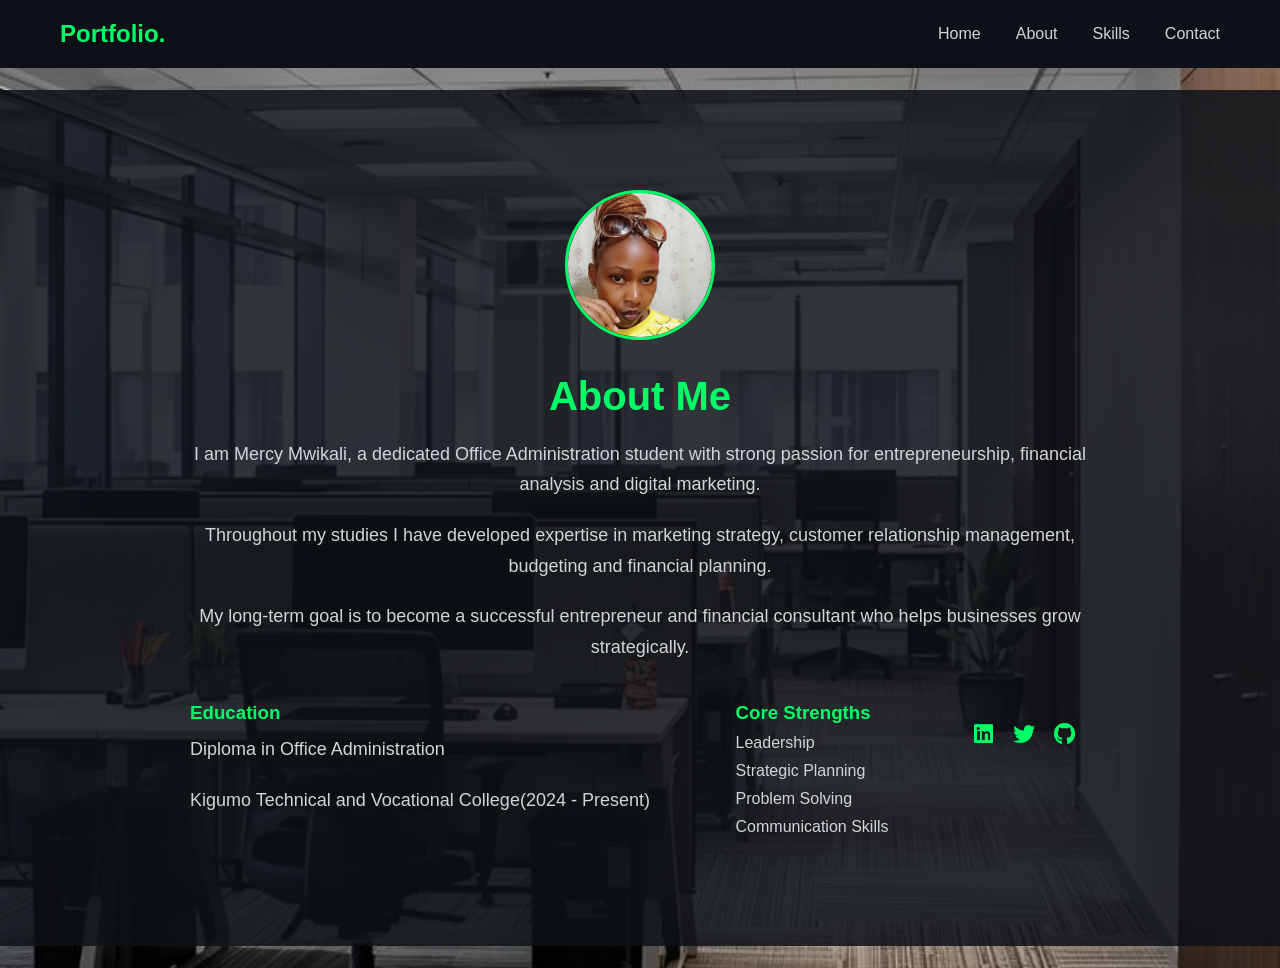
<file: About.html>
<!DOCTYPE html>
<html lang="en">
<head>
<meta charset="UTF-8">
<title>About | Mercy Mwikali</title>
<meta name="viewport" content="width=device-width, initial-scale=1.0">

<!-- CSS -->
<link rel="stylesheet" href="css_styling/About.css">

<!-- External CSS -->
<link rel="stylesheet" href="css_styling/style.css">

<!-- Font Awesome -->
<link rel="stylesheet" href="https://cdnjs.cloudflare.com/ajax/libs/font-awesome/6.4.0/css/all.min.css">

</head>
<body>

<!-- NAVBAR -->
<header>
<nav class="navbar">

<!-- Hamburger -->
<div class="menu-toggle" id="menu-toggle">
<i class="fas fa-bars"></i>
</div>

<!-- Logo -->
<div class="logo">Portfolio.</div>

<!-- Navigation -->
<ul class="nav-links" id="nav-links">
<li><a href="index.html">Home</a></li>
<li><a href="About.html">About</a></li>
<li><a href="Skills.html">Skills</a></li>
<li><a href="contact.html">Contact</a></li>
</ul>

</nav>
</header>

<!-- ABOUT SECTION -->
<section class="about-page">

<div class="about-overlay">

<div class="about-content">

<img src="images/MWAKALI.JPG" class="profile-img">

<h1>About Me</h1>

<p>
I am Mercy Mwikali, a dedicated Office Administration student with strong passion
for entrepreneurship, financial analysis and digital marketing.
</p>

<p>
Throughout my studies I have developed expertise in marketing strategy,
customer relationship management, budgeting and financial planning.
</p>

<p>
My long-term goal is to become a successful entrepreneur and financial
consultant who helps businesses grow strategically.
</p>

<div class="about-details">

<div>
<h3>Education</h3>
<p>Diploma in Office Administration</p>
<p>Kigumo Technical and Vocational College(2024 - Present)</p>
</div>

<div>
<h3>Core Strengths</h3>
<ul>
<li>Leadership</li>
<li>Strategic Planning</li>
<li>Problem Solving</li>
<li>Communication Skills</li>
</ul>
</div>

<div class="social-links">
<a href="#"><i class="fab fa-linkedin"></i></a>
<a href="#"><i class="fab fa-twitter"></i></a>
<a href="#"><i class="fab fa-github"></i></a>
</div>

</div>

</div>

</div>

</section>

<script>

const toggle = document.getElementById("menu-toggle");
const navLinks = document.getElementById("nav-links");

toggle.addEventListener("click", () => {

navLinks.classList.toggle("active");

});

</script>

</body>
</html>
</file>
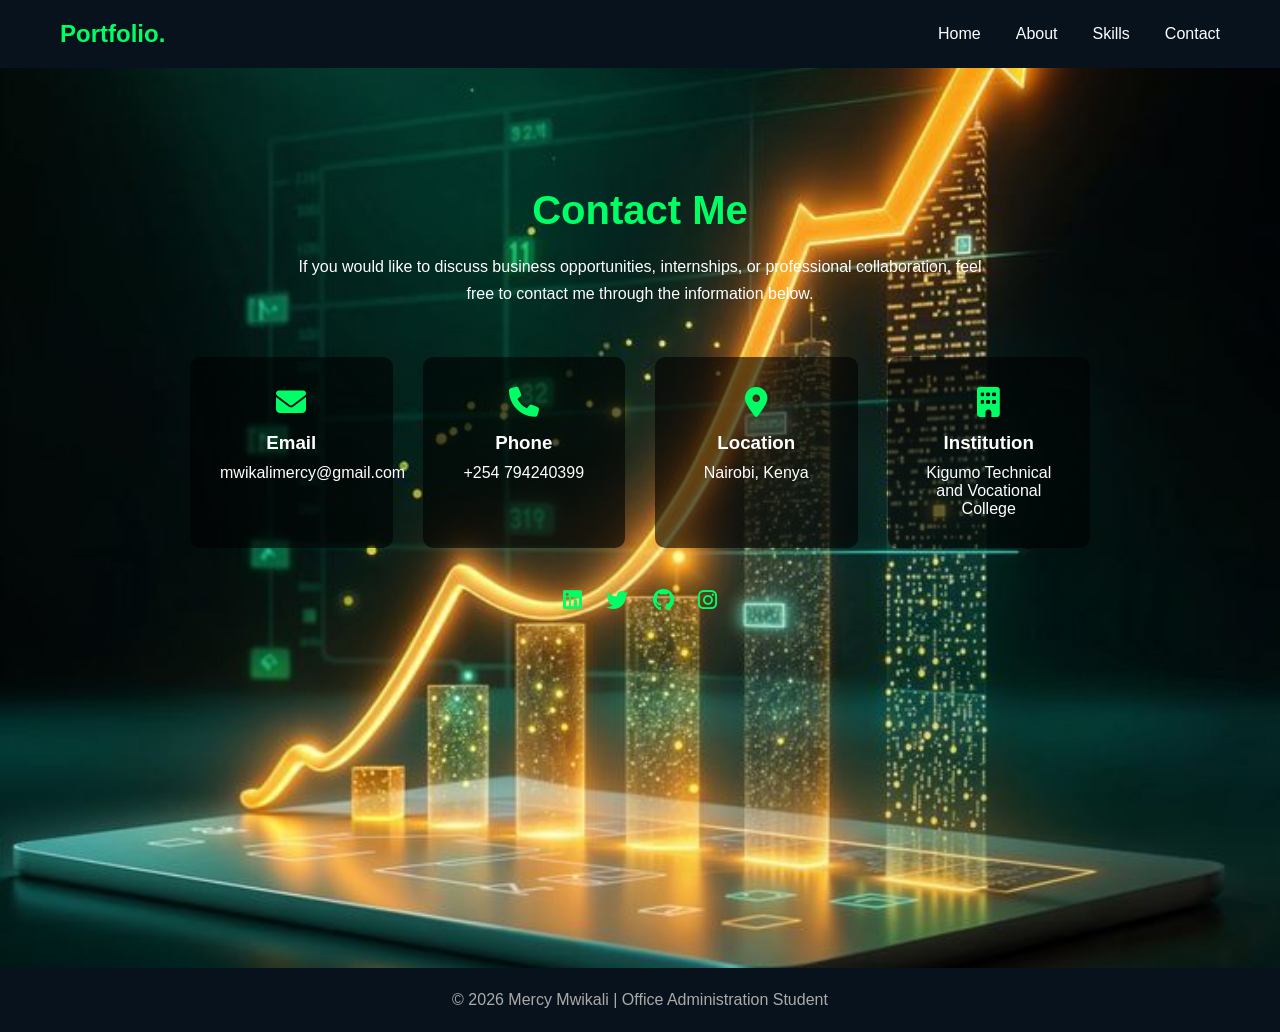
<file: contact.html>
<!DOCTYPE html>

<html lang="en">
<head>
<meta charset="UTF-8">
<title>Contact | Mercy Mwikali</title>
<meta name="viewport" content="width=device-width, initial-scale=1.0">

<!-- CSS -->

<link rel="stylesheet" href="css_styling/contact.css">

<!-- External CSS -->
<link rel="stylesheet" href="css_styling/style.css">

<!-- Font Awesome -->

<link rel="stylesheet" href="https://cdnjs.cloudflare.com/ajax/libs/font-awesome/6.4.0/css/all.min.css">

</head>
<body>

<!-- NAVBAR -->

<header>
<nav class="navbar">

<div class="logo">Portfolio.</div>

<!-- Hamburger -->
<div class="menu-toggle" id="menu-toggle">
<i class="fas fa-bars"></i>
</div>

<ul class="nav-links" id="nav-links">
<li><a href="index.html">Home</a></li>
<li><a href="About.html">About</a></li>
<li><a href="Skills.html">Skills</a></li>
<li><a href="contact.html">Contact</a></li>
</ul>

</nav>
</header>

<!-- CONTACT SECTION -->

<section class="contact">

<h1>Contact Me</h1>

<p class="contact-intro">
If you would like to discuss business opportunities, internships,
or professional collaboration, feel free to contact me through
the information below.
</p>

<div class="contact-container">

<div class="contact-card">
<i class="fas fa-envelope"></i>
<h3>Email</h3>
<p>mwikalimercy@gmail.com</p>
</div>

<div class="contact-card">
<i class="fas fa-phone"></i>
<h3>Phone</h3>
<p>+254 794240399</p>
</div>

<div class="contact-card">
<i class="fas fa-location-dot"></i>
<h3>Location</h3>
<p>Nairobi, Kenya</p>
</div>

<div class="contact-card">
<i class="fas fa-building"></i>
<h3>Institution</h3>
<p>Kigumo Technical and Vocational College</p>
</div>

</div>

<!-- SOCIAL LINKS -->

<div class="social-links">

<a href="#"><i class="fab fa-linkedin"></i></a> <a href="#"><i class="fab fa-twitter"></i></a> <a href="#"><i class="fab fa-github"></i></a> <a href="#"><i class="fab fa-instagram"></i></a>

</div>

</section>

<!-- FOOTER -->

<footer>

<p>© 2026 Mercy Mwikali | Office Administration Student</p>

</footer>

<!-- HAMBURGER SCRIPT -->

<script>

const toggle = document.getElementById("menu-toggle");
const navLinks = document.getElementById("nav-links");

toggle.addEventListener("click", () => {

navLinks.classList.toggle("active");

});

</script>

</body>
</html>
</file>
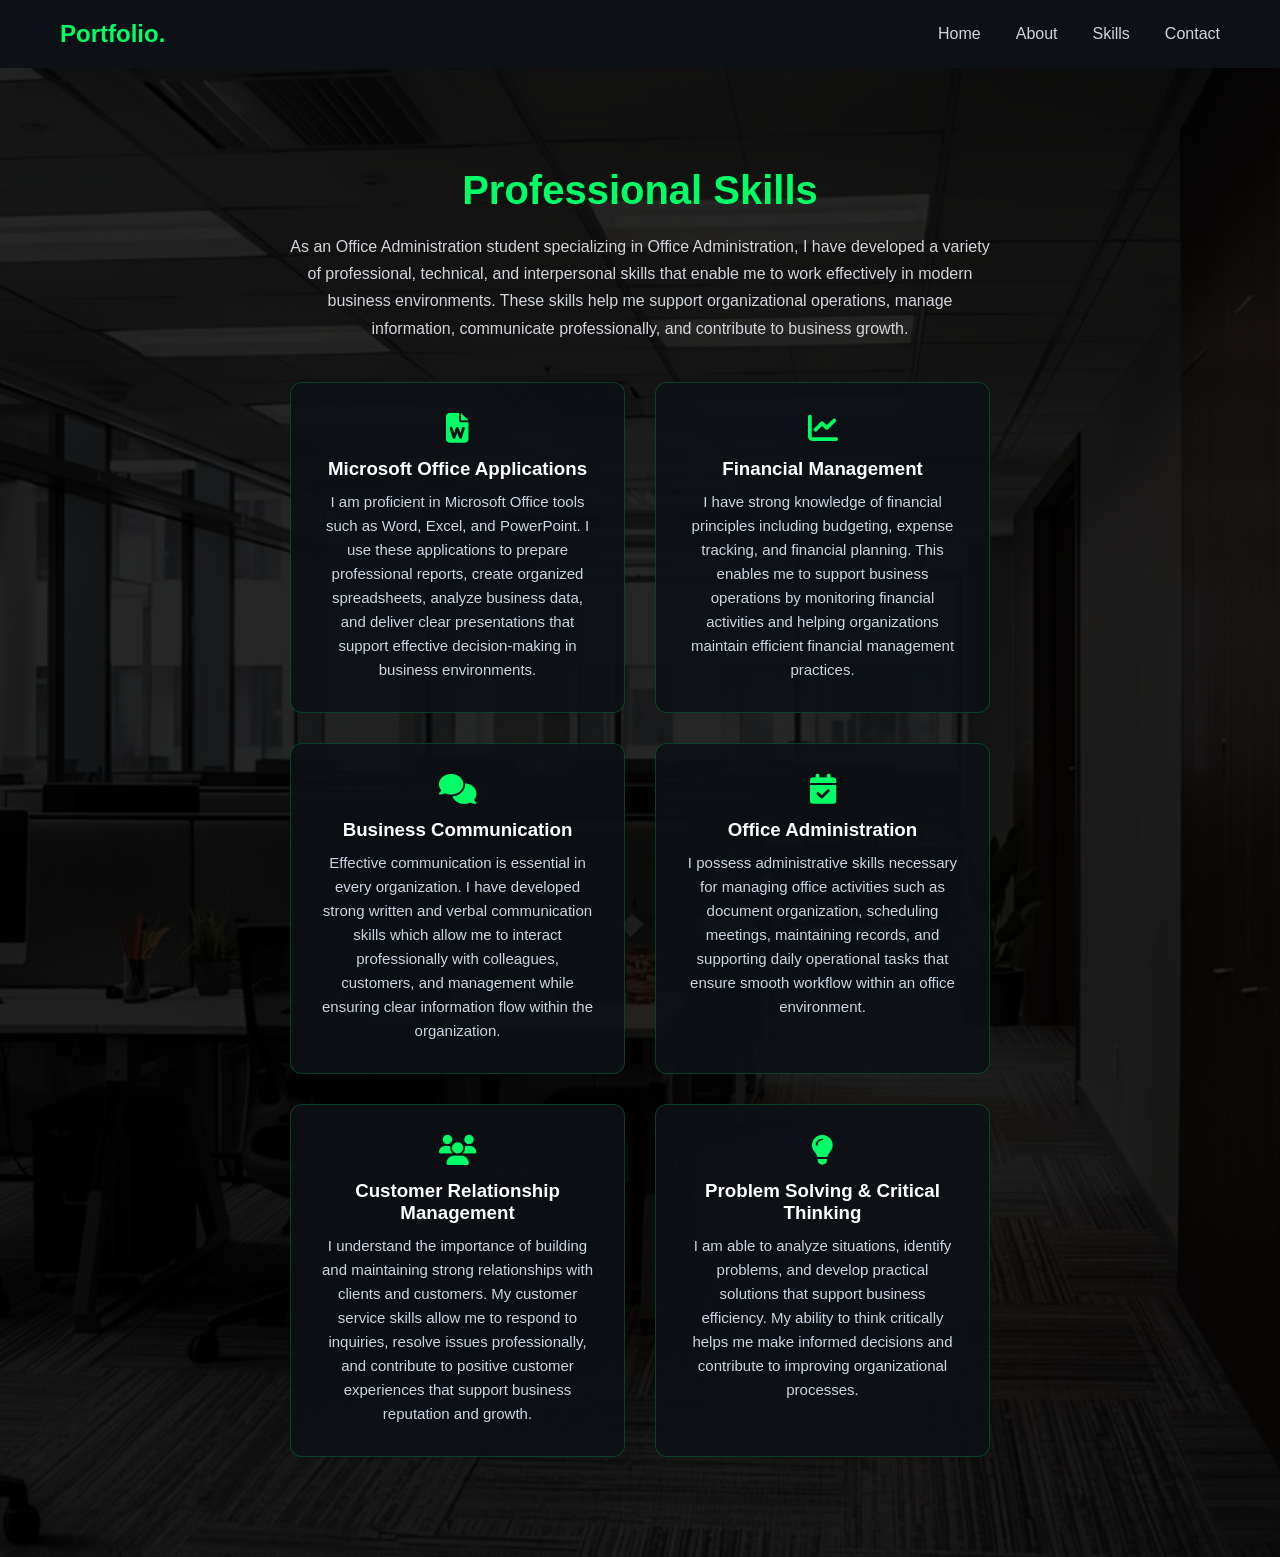
<file: Skills.html>
<!DOCTYPE html>

<html lang="en">
<head>

<meta charset="UTF-8">
<meta name="viewport" content="width=device-width, initial-scale=1.0">

<title>Skills | Mercy Mwikali</title>

<link rel="stylesheet" href="css_styling/skills.css">

<!-- External CSS -->
<link rel="stylesheet" href="css_styling/style.css">

<link rel="stylesheet"
href="https://cdnjs.cloudflare.com/ajax/libs/font-awesome/6.4.0/css/all.min.css">

</head>

<body>

<header>

<nav class="navbar">

<!-- Hamburger -->
<div class="menu-toggle" id="menu-toggle">
<i class="fas fa-bars"></i>
</div>

<div class="logo">Portfolio.</div>

<ul class="nav-links" id="nav-links">

<li><a href="index.html">Home</a></li>
<li><a href="About.html">About</a></li>
<li><a href="Skills.html">Skills</a></li>
<li><a href="contact.html">Contact</a></li>

</ul>

</nav>

</header>

<section class="skills-section">

<div class="overlay">

<h1>Professional Skills</h1>

<p class="intro">
As an Office Administration student specializing in Office Administration,
I have developed a variety of professional, technical, and interpersonal
skills that enable me to work effectively in modern business environments.
These skills help me support organizational operations, manage information,
communicate professionally, and contribute to business growth.
</p>

<div class="skills-container">

<div class="skill-card">

<i class="fa-solid fa-file-word"></i>

<h3>Microsoft Office Applications</h3>

<p>
I am proficient in Microsoft Office tools such as Word, Excel, and
PowerPoint. I use these applications to prepare professional reports,
create organized spreadsheets, analyze business data, and deliver
clear presentations that support effective decision-making in
business environments.
</p>

</div>

<div class="skill-card">

<i class="fa-solid fa-chart-line"></i>

<h3>Financial Management</h3>

<p>
I have strong knowledge of financial principles including budgeting,
expense tracking, and financial planning. This enables me to support
business operations by monitoring financial activities and helping
organizations maintain efficient financial management practices.
</p>

</div>

<div class="skill-card">

<i class="fa-solid fa-comments"></i>

<h3>Business Communication</h3>

<p>
Effective communication is essential in every organization. I have
developed strong written and verbal communication skills which allow
me to interact professionally with colleagues, customers, and
management while ensuring clear information flow within the
organization.
</p>

</div>

<div class="skill-card">

<i class="fa-solid fa-calendar-check"></i>

<h3>Office Administration</h3>

<p>
I possess administrative skills necessary for managing office
activities such as document organization, scheduling meetings,
maintaining records, and supporting daily operational tasks that
ensure smooth workflow within an office environment.
</p>

</div>

<div class="skill-card">

<i class="fa-solid fa-users"></i>

<h3>Customer Relationship Management</h3>

<p>
I understand the importance of building and maintaining strong
relationships with clients and customers. My customer service skills
allow me to respond to inquiries, resolve issues professionally, and
contribute to positive customer experiences that support business
reputation and growth.
</p>

</div>

<div class="skill-card">

<i class="fa-solid fa-lightbulb"></i>

<h3>Problem Solving & Critical Thinking</h3>

<p>
I am able to analyze situations, identify problems, and develop
practical solutions that support business efficiency. My ability to
think critically helps me make informed decisions and contribute to
improving organizational processes.
</p>

</div>

</div>

</div>

</section>

<script>

const toggle = document.getElementById("menu-toggle");
const navLinks = document.getElementById("nav-links");

toggle.addEventListener("click", () => {

navLinks.classList.toggle("active");

});

</script>

</body>
</html>
</file>
<file: css_styling/About.css>
/* ===============================
   GLOBAL RESET
================================= */
*{
    margin:0;
    padding:0;
    box-sizing:border-box;
}

body, html{
    font-family:'Segoe UI', Tahoma, Geneva, Verdana, sans-serif;
    scroll-behavior:smooth;
}

/* ===============================
   NAVBAR
================================= */
.navbar{
    display:flex;
    justify-content:space-between;
    align-items:center;
    padding:15px 80px;
    background:#0d1117;
    position:sticky;
    top:0;
    z-index:100;
}

/* Logo */
.logo{
    font-size:24px;
    font-weight:bold;
    color:#00ff66;
}

/* Navigation Links */
.nav-links{
    list-style:none;
    display:flex;
    gap:30px;
}

.nav-links li a{
    text-decoration:none;
    color:#d1d5db;
    transition:0.3s;
    font-weight:500;
}

.nav-links li a:hover,
.nav-links li a.active{
    color:#00ff66;
}

/* Hamburger */
/* .menu-toggle{
    display:none;
    background:none;
    border:none;
    font-size:24px;
    color:#00ff66;
    cursor:pointer;
} */

/* ===============================
   ABOUT PAGE BACKGROUND
================================= */
.about-page{
    background:url("../images/image.png") no-repeat center center/cover;
    min-height:100vh;
    display:flex;
    align-items:center;
}

/* Dark overlay */
.about-overlay{
    background:rgba(13,17,23,0.85);
    width:100%;
    padding:100px 80px;
}

.about-content{
    max-width:900px;
    margin:auto;
    text-align:center;
}

/* ===============================
   PROFILE IMAGE
================================= */
.profile-img{
    width:150px;
    height:150px;
    border-radius:50%;
    object-fit:cover;
    border:3px solid #00ff66;
    margin-bottom:30px;
}

/* ===============================
   TEXT STYLES
================================= */
.about-content h1{
    font-size:40px;
    color:#00ff66;
    margin-bottom:20px;
}

.about-content p{
    font-size:18px;
    color:#d1d5db;
    line-height:1.7;
    margin-bottom:20px;
}

/* ===============================
   DETAILS SECTION
================================= */
.about-details{
    display:flex;
    justify-content:space-between;
    gap:40px;
    margin-top:40px;
    text-align:left;
}

.about-details h3{
    color:#00ff66;
    margin-bottom:10px;
}

.about-details ul{
    list-style:none;
}

.about-details ul li{
    margin-bottom:10px;
    color:#d1d5db;
}

/* ===============================
   SOCIAL LINKS
================================= */
.social-links{
    margin-top:20px;
}

.social-links a{
    color:#00ff66;
    margin-right:15px;
    font-size:22px;
    transition:0.3s;
}

.social-links a:hover{
    color:#00ffcc;
}

/* ===============================
   TABLET
================================= */
@media (max-width:1024px){

    .about-content h1{
        font-size:36px;
    }

    .about-content p{
        font-size:16px;
    }

}

/* ===============================
   MOBILE
================================= */
@media (max-width:768px){

    .navbar{
        padding:15px 30px;
    }

    /* Show hamburger */
    /* .menu-toggle{
        display:block;
    } */

    /* Hide menu initially */
    .nav-links{
        position:absolute;
        top:65px;
        left:0;
        width:100%;
        background:#0d1117;
        flex-direction:column;
        align-items:center;
        display:none;
        padding:20px 0;
        gap:15px;
    }

    .nav-links.active{
        display:flex;
    }

    .about-overlay{
        padding:80px 30px;
    }

    .about-details{
        flex-direction:column;
        text-align:center;
        gap:25px;
    }

}

/* ===============================
   SMALL PHONES
================================= */
@media (max-width:480px){

    .about-content h1{
        font-size:28px;
    }

    .profile-img{
        width:120px;
        height:120px;
    }

}/* GLOBAL RESET */

*{
margin:0;
padding:0;
box-sizing:border-box;
}

body{
font-family:'Segoe UI',sans-serif;
}

/* NAVBAR */

.navbar{
display:flex;
align-items:center;
justify-content:space-between;
padding:15px 80px;
background:#0d1117;
position:sticky;
top:0;
z-index:100;
}

/* LOGO */

.logo{
font-size:24px;
font-weight:bold;
color:#00ff66;
}

/* NAV LINKS */

.nav-links{
list-style:none;
display:flex;
gap:30px;
}

.nav-links a{
text-decoration:none;
color:#d1d5db;
font-weight:500;
transition:0.3s;
}

.nav-links a:hover,
.nav-links a.active{
color:#00ff66;
}

/* HAMBURGER */

/* .menu-toggle{
display:none;
font-size:24px;
background:none;
border:none;
color:#00ff66;
cursor:pointer;
} */

/* ABOUT BACKGROUND */

.about-page{
background:url("../images/image.png") center/cover no-repeat;
min-height:100vh;
display:flex;
align-items:center;
}

.about-overlay{
background:rgba(13,17,23,0.85);
width:100%;
padding:100px 80px;
}

.about-content{
max-width:900px;
margin:auto;
text-align:center;
}

/* PROFILE IMAGE */

.profile-img{
width:150px;
height:150px;
border-radius:50%;
border:3px solid #00ff66;
object-fit:cover;
margin-bottom:30px;
}

/* TEXT */

.about-content h1{
font-size:40px;
color:#00ff66;
margin-bottom:20px;
}

.about-content p{
color:#d1d5db;
font-size:18px;
line-height:1.7;
margin-bottom:20px;
}

/* DETAILS */

.about-details{
display:flex;
justify-content:space-between;
margin-top:40px;
gap:40px;
text-align:left;
}

.about-details h3{
color:#00ff66;
margin-bottom:10px;
}

.about-details ul{
list-style:none;
}

.about-details ul li{
margin-bottom:10px;
color:#d1d5db;
}

/* SOCIAL */

.social-links a{
color:#00ff66;
font-size:22px;
margin-right:15px;
}

.social-links a:hover{
color:#00ffcc;
}

/* TABLET */

@media(max-width:1024px){

.about-content h1{
font-size:36px;
}

.about-content p{
font-size:16px;
}

}

/* MOBILE */

@media(max-width:768px){

.navbar{
padding:15px 20px;
position:relative;
}

/* show hamburger */

/* .menu-toggle{
display:block;
position:absolute;
left:20px;
} */

/* logo center */

.logo{
margin:auto;
}

/* mobile menu */

.nav-links{
position:absolute;
top:60px;
left:0;
width:100%;
background:#0d1117;
flex-direction:column;
align-items:center;
display:none;
padding:20px 0;
gap:15px;
}

.nav-links.active{
display:flex;
}

/* content */

.about-overlay{
padding:80px 30px;
}

.about-details{
flex-direction:column;
text-align:center;
}

}

/* SMALL PHONE */

@media(max-width:480px){

.about-content h1{
font-size:28px;
}

.profile-img{
width:120px;
height:120px;
}

}
</file>
<file: css_styling/style.css>
/* GENERAL */
* {
    margin: 0;
    padding: 0;
    box-sizing: border-box;
}

body {
    font-family: Arial, Helvetica, sans-serif;
    background-color: #0d1117;
    color: white;
}

/* NAVBAR */
.navbar {
    display: flex;
    justify-content: space-between;
    align-items: center;
    padding: 20px 80px;
}

.logo {
    font-size: 24px;
    font-weight: bold;
}

.nav-links {
    list-style: none;
    display: flex;
    gap: 25px;
}

.nav-links a {
    text-decoration: none;
    color: white;
    font-weight: bold;
}

.nav-links a.active,
.nav-links a:hover {
    color: #00ff66;
}

/* HOME SECTION */
.home {
    display: flex;
    align-items: center;
    justify-content: space-between;
    padding: 80px;
    height: 85vh;
}

/* LEFT SIDE */
.home-left {
    max-width: 50%;
}

.home-left h1 {
    font-size: 48px;
}

.home-left h2 {
    margin: 10px 0;
}

.typing {
    color: #00ff66;
}

.home-left p {
    margin: 20px 0;
    color: #ccc;
    line-height: 1.6;
}

/* BUTTON */
.btn {
    display: inline-block;
    padding: 10px 25px;
    background-color: #00ff66;
    color: black;
    text-decoration: none;
    border-radius: 25px;
    font-weight: bold;
}

.btn:hover {
    background-color: white;
}

/* SOCIAL ICONS */
.social-icons {
    margin-top: 20px;
}

.social-icons i {
    font-size: 18px;
    margin-right: 15px;
    color: #00ff66;
    cursor: pointer;
}

.social-icons i:hover {
    color: white;
}

/* RIGHT SIDE IMAGE */
.home-right {
    display: flex;
    justify-content: center;
    align-items: center;
}

.image-circle {
    width: 350px;
    height: 350px;
    border-radius: 50%;
    border: 4px solid #00ff66;
    display: flex;
    justify-content: center;
    align-items: center;
    box-shadow: 0 0 30px #00ff66;
}

.image-circle img {
    width: 90%;
    height: 90%;
    border-radius: 50%;
    object-fit: cover;
}
/* IMAGE CIRCLE CONTAINER */
.image-circle{
    position: relative;
    width: 320px;
    height: 320px;
    border-radius: 50%;
    display: flex;
    justify-content: center;
    align-items: center;
}

/* ROTATING GREEN RING */
.image-circle::before{
    content: "";
    position: absolute;
    width: 340px;
    height: 340px;
    border-radius: 50%;

    background: conic-gradient(
        transparent,
        #00ff88,
        transparent,
        #00ff88
    );

    animation: rotateRing 4s linear infinite;
}

/* INNER DARK MASK (keeps ring clean) */
.image-circle::after{
    content: "";
    position: absolute;
    width: 320px;
    height: 320px;
    background: #08121c;
    border-radius: 50%;
}

/* IMAGE STYLE */
.image-circle img{
    width: 300px;
    height: 300px;
    border-radius: 50%;
    object-fit: cover;
    position: relative;
    z-index: 1;
}

/* ROTATION ANIMATION *//* ================= GLOBAL ================= */

*{
margin:0;
padding:0;
box-sizing:border-box;
font-family:Segoe UI, sans-serif;
}

body{
background:#08121c;
color:white;
}

/* ================= NAVBAR ================= */

.navbar{
display:flex;
align-items:center;
justify-content:space-between;
padding:20px 60px;
position:relative;
}

/* logo */

.logo{
font-size:24px;
font-weight:bold;
}

/* nav links desktop */

.nav-links{
display:flex;
list-style:none;
gap:35px;
}

.nav-links a{
text-decoration:none;
color:white;
font-weight:500;
}

.nav-links a.active,
.nav-links a:hover{
color:#00ff66;
}

/* hamburger */

.menu-toggle{
display:none;
font-size:26px;
cursor:pointer;
}

/* ================= HOME SECTION ================= */

.home{
display:flex;
align-items:center;
justify-content:space-between;
padding:80px 80px;
height:auto;
min-height:90vh;
}

.home-left{
max-width:550px;
}

.home-left h1{
font-size:55px;
margin-bottom:10px;
}

.home-left h2{
font-size:28px;
margin-bottom:20px;
}

.home-left p{
line-height:1.6;
margin-bottom:25px;
color:#ccc;
}

.buttons{
display:flex;
align-items:center;
gap:14px;
flex-wrap:wrap;
}

.cv-btn,
.download-btn{
display:inline-flex;
align-items:center;
justify-content:center;
padding:12px 24px;
border-radius:999px;
font-weight:700;
letter-spacing:0.2px;
text-decoration:none;
border:none;
cursor:pointer;
transition:transform 0.25s ease, box-shadow 0.25s ease, filter 0.25s ease;
animation:buttonPulse 2.8s ease-in-out infinite;
}

.cv-btn{
background:linear-gradient(135deg,#00ff88,#00d4ff);
color:#04131c;
box-shadow:0 8px 22px rgba(0,255,136,0.32);
}

.download-btn{
background:linear-gradient(135deg,#ffc947,#ff8a00);
color:#1e1300;
box-shadow:0 8px 22px rgba(255,138,0,0.3);
}

.cv-btn:hover,
.download-btn:hover{
transform:translateY(-3px) scale(1.03);
filter:brightness(1.06);
}

.cv-btn:hover{
box-shadow:0 12px 26px rgba(0,212,255,0.35);
}

.download-btn:hover{
box-shadow:0 12px 26px rgba(255,201,71,0.4);
}

.cv-btn:focus-visible,
.download-btn:focus-visible{
outline:2px solid #ffffff;
outline-offset:2px;
}

.btn{
background:#00ff66;
padding:12px 28px;
border-radius:25px;
text-decoration:none;
color:black;
font-weight:600;
display:inline-block;
}

.social-icons{
margin-top:20px;
}

.social-icons i{
margin-right:15px;
color:#00ff66;
cursor:pointer;
}

/* ================= IMAGE ================= */

.home-right{
display:flex;
justify-content:center;
align-items:center;
}

.image-circle{
width:350px;
height:350px;
border-radius:50%;
padding:10px;
border:6px solid #00ff66;
box-shadow:0 0 40px #00ff66;
}

.image-circle img{
width:100%;
height:100%;
border-radius:50%;
object-fit:cover;
}

/* ================= MOBILE ================= */

@media (max-width:900px){

/* navbar */

.menu-toggle{
display:block;
position:absolute;
right:20px;
}

.nav-links{
position:absolute;
top:70px;
right:0;
left:auto;
width:220px;
background:#08121c;
flex-direction:column;
text-align:center;
padding:20px 0;
display:none;
border-left:2px solid #00ff66;
}

.nav-links li{
padding:12px 0;
}

.nav-links.active{
display:flex;
}

/* home layout */

.home{
flex-direction:column;
text-align:center;
padding:60px 30px;
min-height:auto;
}

/* image fix */

.home-right{
margin-top:40px;
}

.image-circle{
width:260px;
height:260px;
}

.home-left h1{
font-size:40px;
}

.buttons{
justify-content:center;
}

}

@keyframes buttonPulse{
0%,
100%{
box-shadow:0 8px 22px rgba(0,0,0,0.25);
}
50%{
box-shadow:0 12px 28px rgba(0,255,136,0.35);
}
}

@keyframes rotateRing{
    0%{
        transform: rotate(0deg);
    }
    100%{
        transform: rotate(360deg);
    }
}

/* FOOTER */

footer{
background:#08121c;
text-align:center;
padding:20px;
color:#aaa;
}

footer p{
max-width:900px;
margin:0 auto;
line-height:1.5;
padding:0 12px;
}

@media (max-width:480px){
footer{
padding:16px 10px;
}

footer p{
font-size:13px;
line-height:1.6;
word-break:break-word;
}
}
</file>
<file: css_styling/contact.css>
*{
margin:0;
padding:0;
box-sizing:border-box;
font-family:Segoe UI;
}

/* NAVBAR */

.navbar{
display:flex;
justify-content:space-between;
align-items:center;
padding:20px 60px;
background:#08121c;
}

.logo{
color:#00ff66;
font-size:22px;
font-weight:bold;
}

.nav-links{
list-style:none;
display:flex;
gap:30px;
}

.nav-links a{
color:white;
text-decoration:none;
}

.nav-links a.active{
color:#00ff66;
}

/* .menu-toggle{
display:none;
font-size:25px;
color:white;
cursor:pointer;
} */

/* CONTACT SECTION */

.contact{
min-height:100vh;
background:url("../images/loise.jpg") center/cover no-repeat;
padding:120px 40px;
text-align:center;
color:white;
}

.contact h1{
font-size:40px;
color:#00ff66;
margin-bottom:20px;
}

.contact-intro{
max-width:700px;
margin:auto;
margin-bottom:50px;
line-height:1.7;
}

.contact-container{
display:grid;
grid-template-columns:repeat(auto-fit,minmax(200px,1fr));
gap:30px;
max-width:900px;
margin:auto;
}

.contact-card{
background:rgba(0,0,0,0.6);
padding:30px;
border-radius:10px;
transition:0.3s;
}

.contact-card:hover{
transform:translateY(-5px);
border:1px solid #00ff66;
}

.contact-card i{
font-size:30px;
color:#00ff66;
margin-bottom:15px;
}

.contact-card h3{
margin-bottom:10px;
}

/* SOCIAL */

.social-links{
margin-top:40px;
}

.social-links a{
color:#00ff66;
font-size:22px;
margin:0 10px;
}

/* FOOTER */

footer{
background:#08121c;
text-align:center;
padding:20px;
color:#aaa;
}

/* MOBILE */

@media(max-width:768px){

/* .menu-toggle{
display:block;
} */

.nav-links{
position:absolute;
top:70px;
left:0;
width:100%;
background:#08121c;
flex-direction:column;
text-align:center;
display:none;
}

.nav-links.active{
display:flex;
}

.nav-links li{
padding:15px;
}

}
</file>
<file: css_styling/skills.css>
*{
margin:0;
padding:0;
box-sizing:border-box;
}

body{
font-family:'Segoe UI', sans-serif;
}

/* NAVBAR */

.navbar{
display:flex;
justify-content:space-between;
align-items:center;
padding:15px 80px;
background:#0d1117;
position:sticky;
top:0;
z-index:100;
}

.logo{
color:#00ff66;
font-size:24px;
font-weight:bold;
}

.nav-links{
list-style:none;
display:flex;
gap:30px;
}

.nav-links li a{
color:#d1d5db;
text-decoration:none;
}

.nav-links li a:hover,
.nav-links li a.active{
color:#00ff66;
}

/* .menu-toggle{
display:none;
background:none;
border:none;
color:#00ff66;
font-size:24px;
cursor:pointer;
} */
/* ===============================
   GLOBAL RESET
================================= */
*{
    margin:0;
    padding:0;
    box-sizing:border-box;
}

body{
    font-family: 'Segoe UI', Tahoma, Geneva, Verdana, sans-serif;
    background:#0b0f14;
}

/* ===============================
   NAVBAR
================================= */
.navbar{
    display:flex;
    justify-content:space-between;
    align-items:center;
    padding:20px 80px;
    background:#0d1117;
    position:sticky;
    top:0;
    z-index:100;
}

.logo{
    font-size:24px;
    font-weight:bold;
    color:#00ff66;
}

.nav-links{
    display:flex;
    list-style:none;
    gap:30px;
}

.nav-links a{
    text-decoration:none;
    color:#d1d5db;
    transition:0.3s;
}

.nav-links a:hover,
.nav-links a.active{
    color:#00ff66;
}

/* Hamburger */
/* .menu-toggle{
    display:none;
    font-size:24px;
    color:#00ff66;
    cursor:pointer;
    background:none;
    border:none;
} */

/* ===============================
   SKILLS SECTION
================================= */
.skills-section{
    min-height:100vh;
    background:url("../images/your-background.jpg") center/cover no-repeat;
    display:flex;
    align-items:center;
}

/* Overlay */
.overlay{
    width:100%;
    background:rgba(0,0,0,0.75);
    padding:100px 80px;
    text-align:center;
}

/* Heading */
.overlay h1{
    font-size:42px;
    color:#00ff66;
    margin-bottom:20px;
}

/* Intro text */
.intro{
    max-width:800px;
    margin:auto;
    color:#d1d5db;
    line-height:1.7;
    margin-bottom:60px;
}

/* ===============================
   SKILL CARDS
================================= */
.skills-container{
    display:grid;
    grid-template-columns:repeat(auto-fit, minmax(280px,1fr));
    gap:30px;
}

/* Card */
.skill-card{
    background:rgba(13,17,23,0.9);
    border:1px solid rgba(0,255,102,0.2);
    padding:30px;
    border-radius:12px;
    transition:0.3s;
}

/* Hover effect */
.skill-card:hover{
    transform:translateY(-8px);
    border-color:#00ff66;
}

/* Icon */
.skill-card i{
    font-size:30px;
    color:#00ff66;
    margin-bottom:15px;
}

/* Title */
.skill-card h3{
    color:white;
    margin-bottom:10px;
}

/* Text */
.skill-card p{
    color:#cbd5e1;
    font-size:15px;
    line-height:1.6;
}

/* ===============================
   MOBILE
================================= */
@media(max-width:768px){

    .navbar{
        padding:15px 30px;
    }

    .menu-toggle{
        display:block;
    }

    .nav-links{
        position:absolute;
        top:70px;
        right:0;
        background:#0d1117;
        width:200px;
        flex-direction:column;
        text-align:center;
        display:none;
        padding:20px 0;
    }

    .nav-links li{
        padding:10px 0;
    }

    .nav-links.active{
        display:flex;
    }

    .overlay{
        padding:80px 30px;
    }

}
/* SKILLS SECTION */

.skills-section{

background:url("../images/image.png") no-repeat center/cover;
min-height:100vh;

}

.overlay{

background:rgba(0,0,0,0.85);
padding:100px 80px;
min-height:100vh;

}

.overlay h1{

text-align:center;
font-size:40px;
color:#00ff66;
margin-bottom:20px;

}

.intro{

text-align:center;
max-width:700px;
margin:auto;
color:#d1d5db;
margin-bottom:40px;

}

.skills-container{

max-width:700px;
margin:auto;

}

.skill{

margin-bottom:30px;

}

.skill i{

color:#00ff66;
margin-right:10px;

}

.progress{

width:100%;
height:10px;
background:#1f2937;
border-radius:10px;
overflow:hidden;
margin-top:5px;

}

.progress-bar{

height:100%;
background:#00ff66;
width:0;
animation:load 2s forwards;

}

/* SKILL LEVELS */

.word{width:90%;}
.excel{width:85%;}
.finance{width:75%;}
.communication{width:90%;}
.service{width:85%;}
.admin{width:80%;}

@keyframes load{

from{width:0;}
to{}

}

/* MOBILE */

@media(max-width:768px){

/* .menu-toggle{
display:block;
} */

.nav-links{
position:absolute;
top:65px;
left:0;
width:100%;
background:#0d1117;
flex-direction:column;
align-items:center;
display:none;
padding:20px;
}

.nav-links.active{
display:flex;
}

.overlay{
padding:80px 30px;
}

}
</file>
